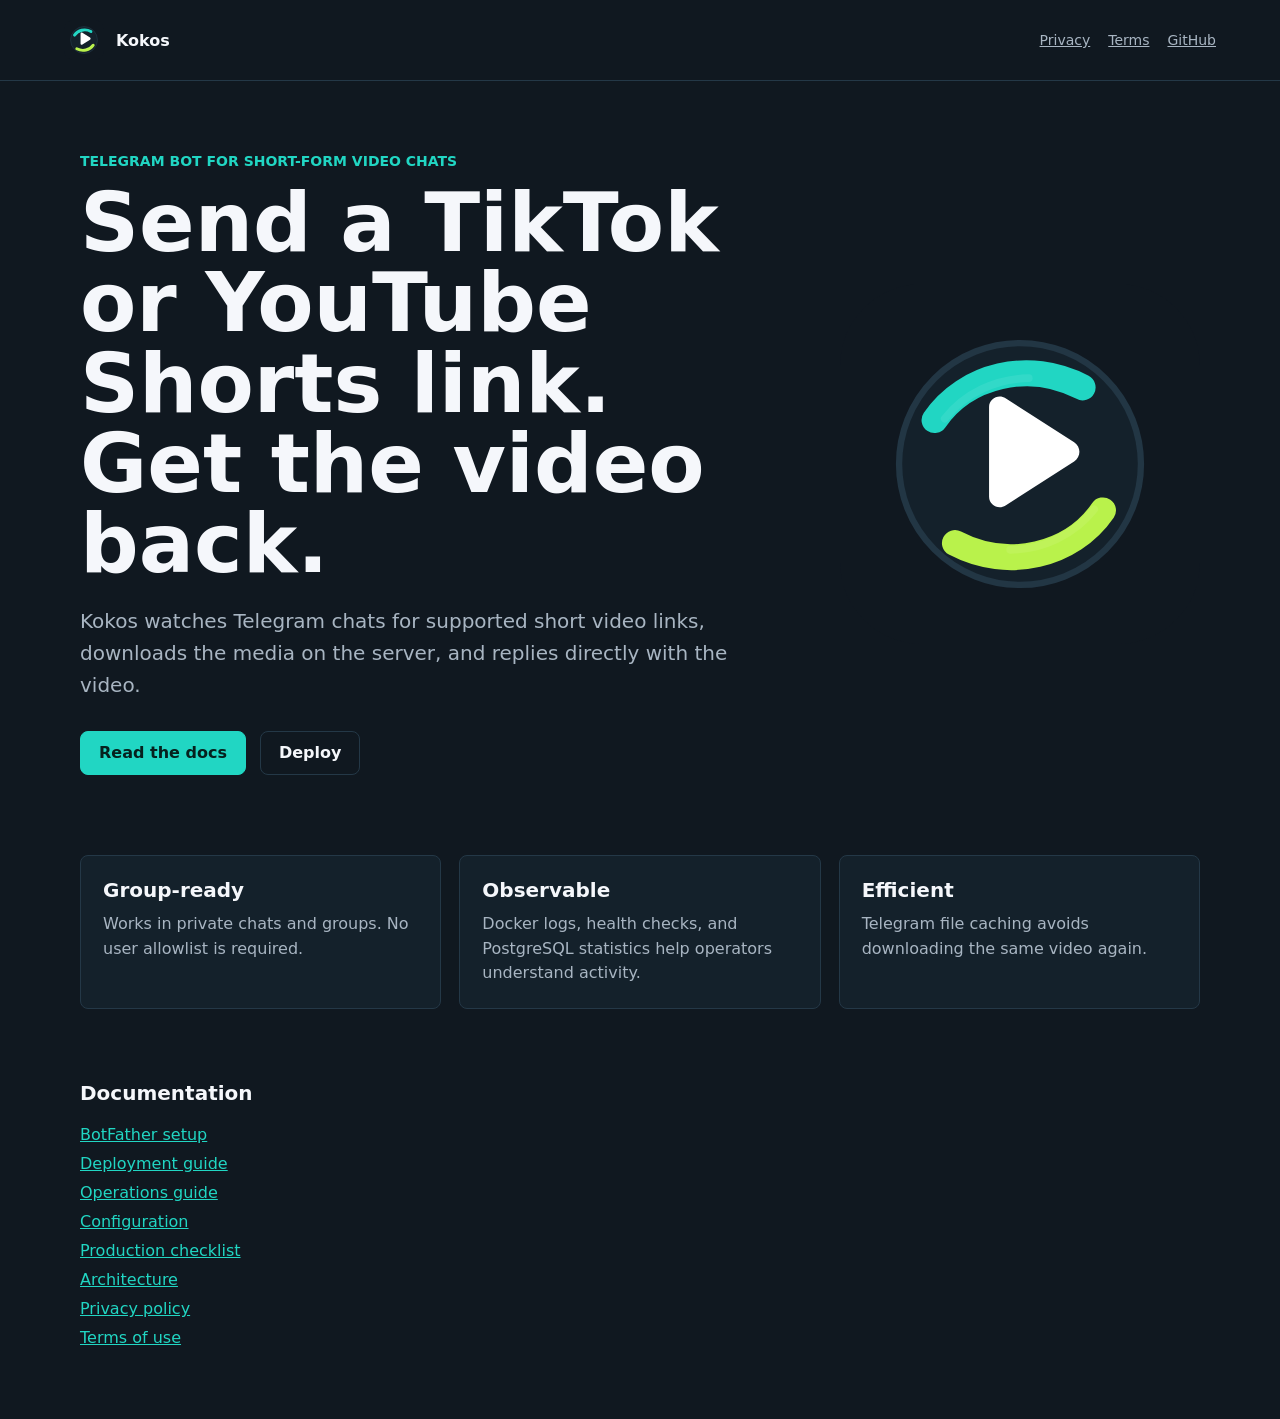
<file: docs/index.html>
<!doctype html>
<html lang="en">
  <head>
    <meta charset="utf-8">
    <meta name="viewport" content="width=device-width, initial-scale=1">
    <title>Kokos - Telegram Short Video Bot</title>
    <meta name="description" content="Kokos replies to TikTok and YouTube Shorts links with the actual video in Telegram chats.">
    <link rel="stylesheet" href="./styles.css">
  </head>
  <body>
    <header class="topbar">
      <div class="brand">
        <img src="./assets/kokoclip-logo.svg" alt="Kokos logo">
        <span>Kokos</span>
      </div>
      <nav>
        <a href="./privacy.html">Privacy</a>
        <a href="./terms.html">Terms</a>
        <a href="https://github.com/Oleksii1221/Kokos">GitHub</a>
      </nav>
    </header>

    <main>
      <section class="hero">
        <div>
          <p class="eyebrow">Telegram bot for short-form video chats</p>
          <h1>Send a TikTok or YouTube Shorts link. Get the video back.</h1>
          <p class="lead">Kokos watches Telegram chats for supported short video links, downloads the media on the server, and replies directly with the video.</p>
          <div class="actions">
            <a class="button primary" href="https://github.com/Oleksii1221/Kokos#readme">Read the docs</a>
            <a class="button secondary" href="./deployment.html">Deploy</a>
          </div>
        </div>
        <img class="hero-logo" src="./assets/kokoclip-logo.svg" alt="">
      </section>

      <section class="grid">
        <article>
          <h2>Group-ready</h2>
          <p>Works in private chats and groups. No user allowlist is required.</p>
        </article>
        <article>
          <h2>Observable</h2>
          <p>Docker logs, health checks, and PostgreSQL statistics help operators understand activity.</p>
        </article>
        <article>
          <h2>Efficient</h2>
          <p>Telegram file caching avoids downloading the same video again.</p>
        </article>
      </section>

      <section class="docs-list">
        <h2>Documentation</h2>
        <a href="./botfather.html">BotFather setup</a>
        <a href="./deployment.html">Deployment guide</a>
        <a href="./operations.html">Operations guide</a>
        <a href="./configuration.html">Configuration</a>
        <a href="./production-checklist.html">Production checklist</a>
        <a href="./architecture.html">Architecture</a>
        <a href="./privacy.html">Privacy policy</a>
        <a href="./terms.html">Terms of use</a>
      </section>
    </main>
  </body>
</html>
</file>
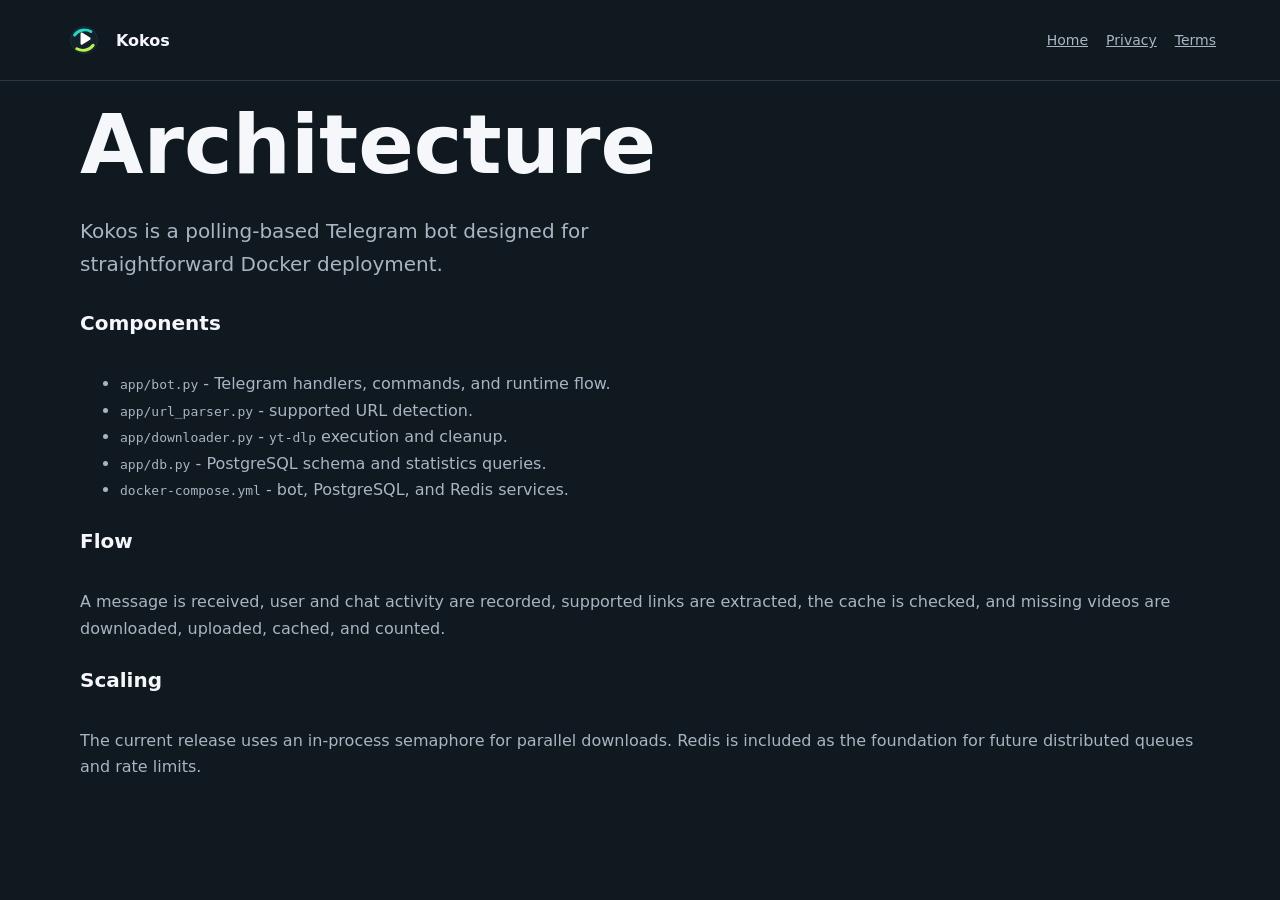
<file: docs/architecture.html>
<!doctype html>
<html lang="en">
  <head>
    <meta charset="utf-8">
    <meta name="viewport" content="width=device-width, initial-scale=1">
    <title>Architecture - Kokos</title>
    <link rel="stylesheet" href="./styles.css">
  </head>
  <body>
    <header class="topbar"><div class="brand"><img src="./assets/kokoclip-logo.svg" alt=""><span>Kokos</span></div><nav><a href="./index.html">Home</a><a href="./privacy.html">Privacy</a><a href="./terms.html">Terms</a></nav></header>
    <main class="docs-list">
      <h1>Architecture</h1>
      <p class="lead">Kokos is a polling-based Telegram bot designed for straightforward Docker deployment.</p>
      <h2>Components</h2>
      <ul>
        <li><code>app/bot.py</code> - Telegram handlers, commands, and runtime flow.</li>
        <li><code>app/url_parser.py</code> - supported URL detection.</li>
        <li><code>app/downloader.py</code> - <code>yt-dlp</code> execution and cleanup.</li>
        <li><code>app/db.py</code> - PostgreSQL schema and statistics queries.</li>
        <li><code>docker-compose.yml</code> - bot, PostgreSQL, and Redis services.</li>
      </ul>
      <h2>Flow</h2>
      <p>A message is received, user and chat activity are recorded, supported links are extracted, the cache is checked, and missing videos are downloaded, uploaded, cached, and counted.</p>
      <h2>Scaling</h2>
      <p>The current release uses an in-process semaphore for parallel downloads. Redis is included as the foundation for future distributed queues and rate limits.</p>
    </main>
  </body>
</html>
</file>
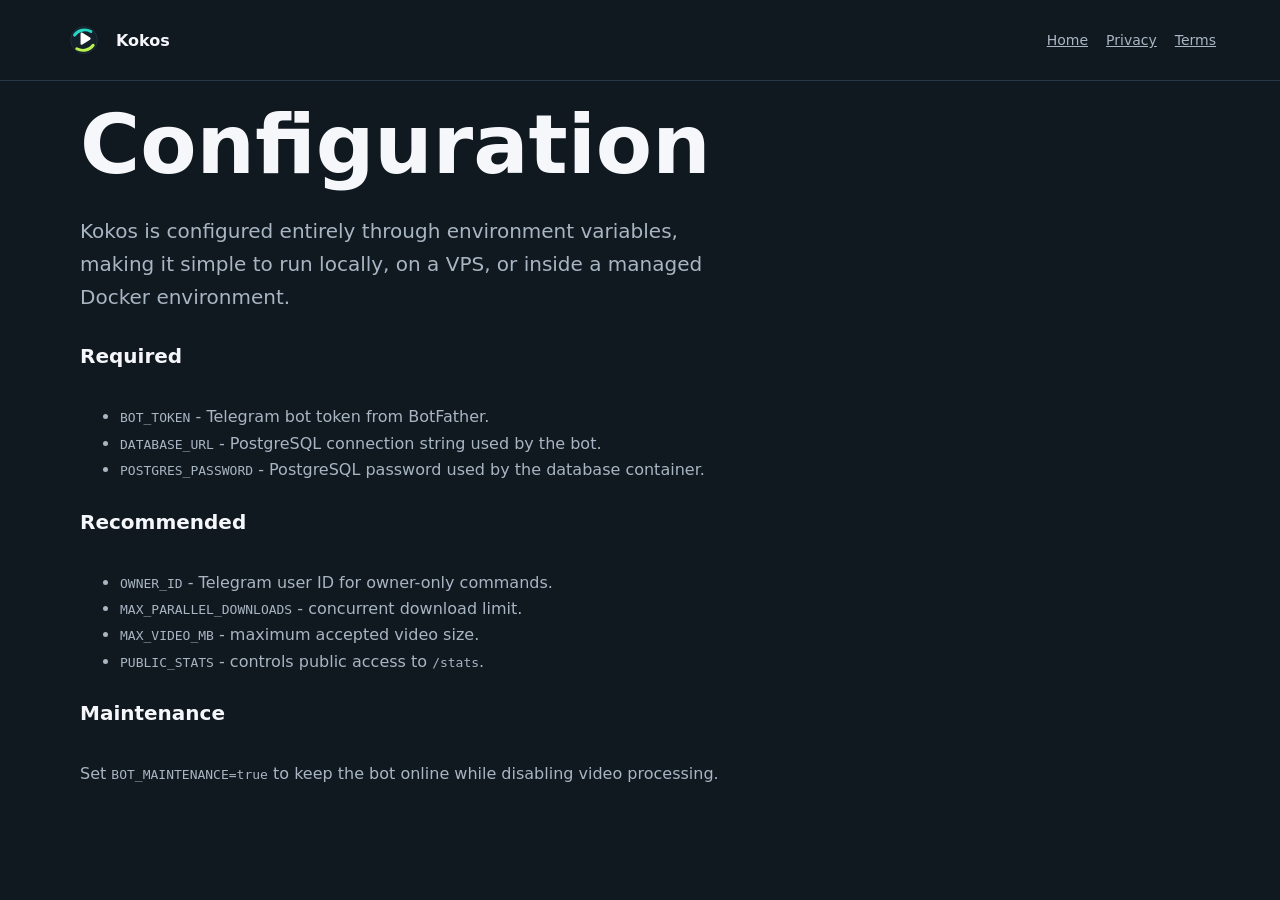
<file: docs/configuration.html>
<!doctype html>
<html lang="en">
  <head>
    <meta charset="utf-8">
    <meta name="viewport" content="width=device-width, initial-scale=1">
    <title>Configuration - Kokos</title>
    <link rel="stylesheet" href="./styles.css">
  </head>
  <body>
    <header class="topbar"><div class="brand"><img src="./assets/kokoclip-logo.svg" alt=""><span>Kokos</span></div><nav><a href="./index.html">Home</a><a href="./privacy.html">Privacy</a><a href="./terms.html">Terms</a></nav></header>
    <main class="docs-list">
      <h1>Configuration</h1>
      <p class="lead">Kokos is configured entirely through environment variables, making it simple to run locally, on a VPS, or inside a managed Docker environment.</p>
      <h2>Required</h2>
      <ul>
        <li><code>BOT_TOKEN</code> - Telegram bot token from BotFather.</li>
        <li><code>DATABASE_URL</code> - PostgreSQL connection string used by the bot.</li>
        <li><code>POSTGRES_PASSWORD</code> - PostgreSQL password used by the database container.</li>
      </ul>
      <h2>Recommended</h2>
      <ul>
        <li><code>OWNER_ID</code> - Telegram user ID for owner-only commands.</li>
        <li><code>MAX_PARALLEL_DOWNLOADS</code> - concurrent download limit.</li>
        <li><code>MAX_VIDEO_MB</code> - maximum accepted video size.</li>
        <li><code>PUBLIC_STATS</code> - controls public access to <code>/stats</code>.</li>
      </ul>
      <h2>Maintenance</h2>
      <p>Set <code>BOT_MAINTENANCE=true</code> to keep the bot online while disabling video processing.</p>
    </main>
  </body>
</html>
</file>
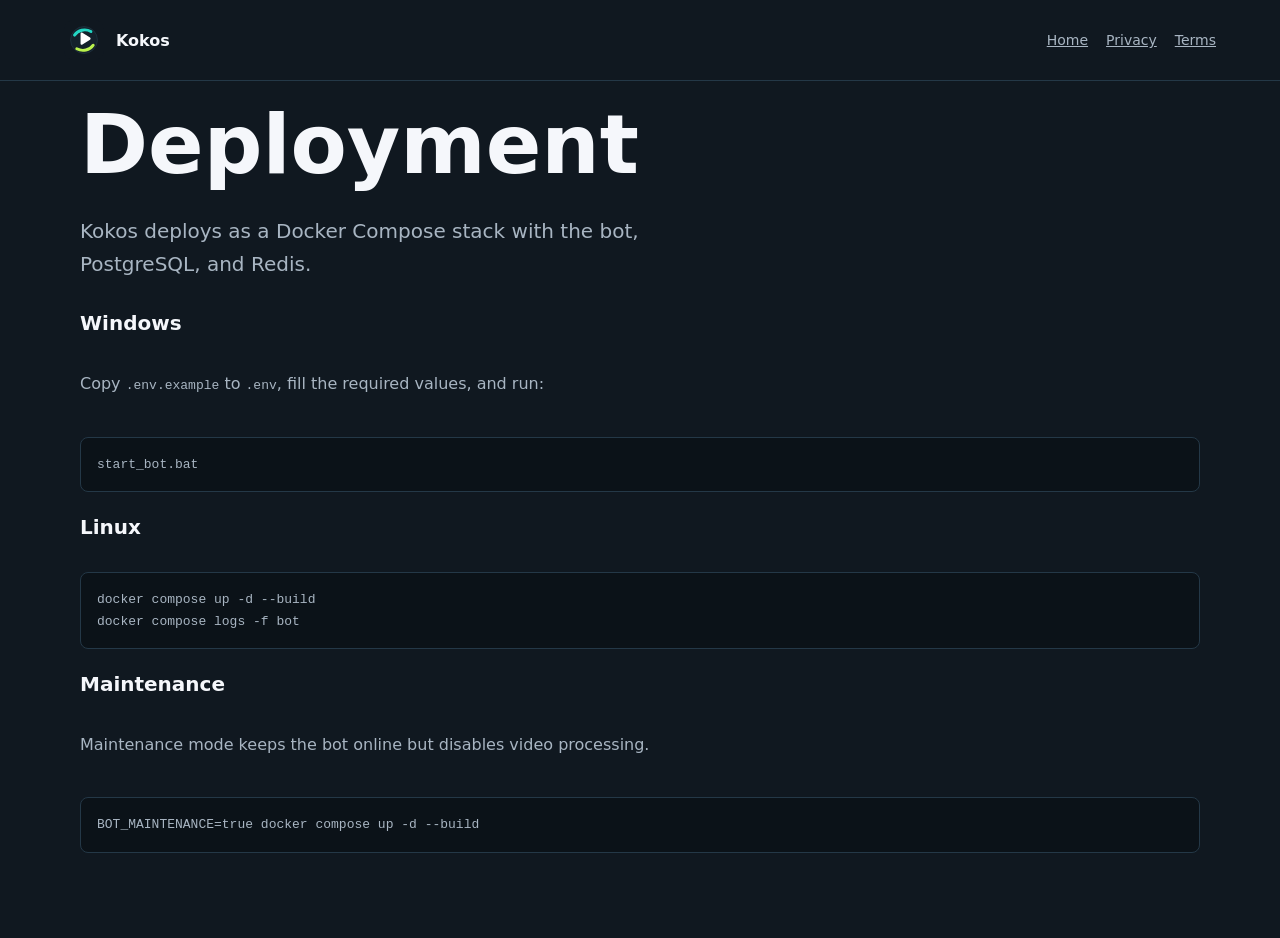
<file: docs/deployment.html>
<!doctype html>
<html lang="en">
  <head>
    <meta charset="utf-8">
    <meta name="viewport" content="width=device-width, initial-scale=1">
    <title>Deployment - Kokos</title>
    <link rel="stylesheet" href="./styles.css">
  </head>
  <body>
    <header class="topbar"><div class="brand"><img src="./assets/kokoclip-logo.svg" alt=""><span>Kokos</span></div><nav><a href="./index.html">Home</a><a href="./privacy.html">Privacy</a><a href="./terms.html">Terms</a></nav></header>
    <main class="docs-list">
      <h1>Deployment</h1>
      <p class="lead">Kokos deploys as a Docker Compose stack with the bot, PostgreSQL, and Redis.</p>
      <h2>Windows</h2>
      <p>Copy <code>.env.example</code> to <code>.env</code>, fill the required values, and run:</p>
      <pre><code>start_bot.bat</code></pre>
      <h2>Linux</h2>
      <pre><code>docker compose up -d --build
docker compose logs -f bot</code></pre>
      <h2>Maintenance</h2>
      <p>Maintenance mode keeps the bot online but disables video processing.</p>
      <pre><code>BOT_MAINTENANCE=true docker compose up -d --build</code></pre>
    </main>
  </body>
</html>
</file>
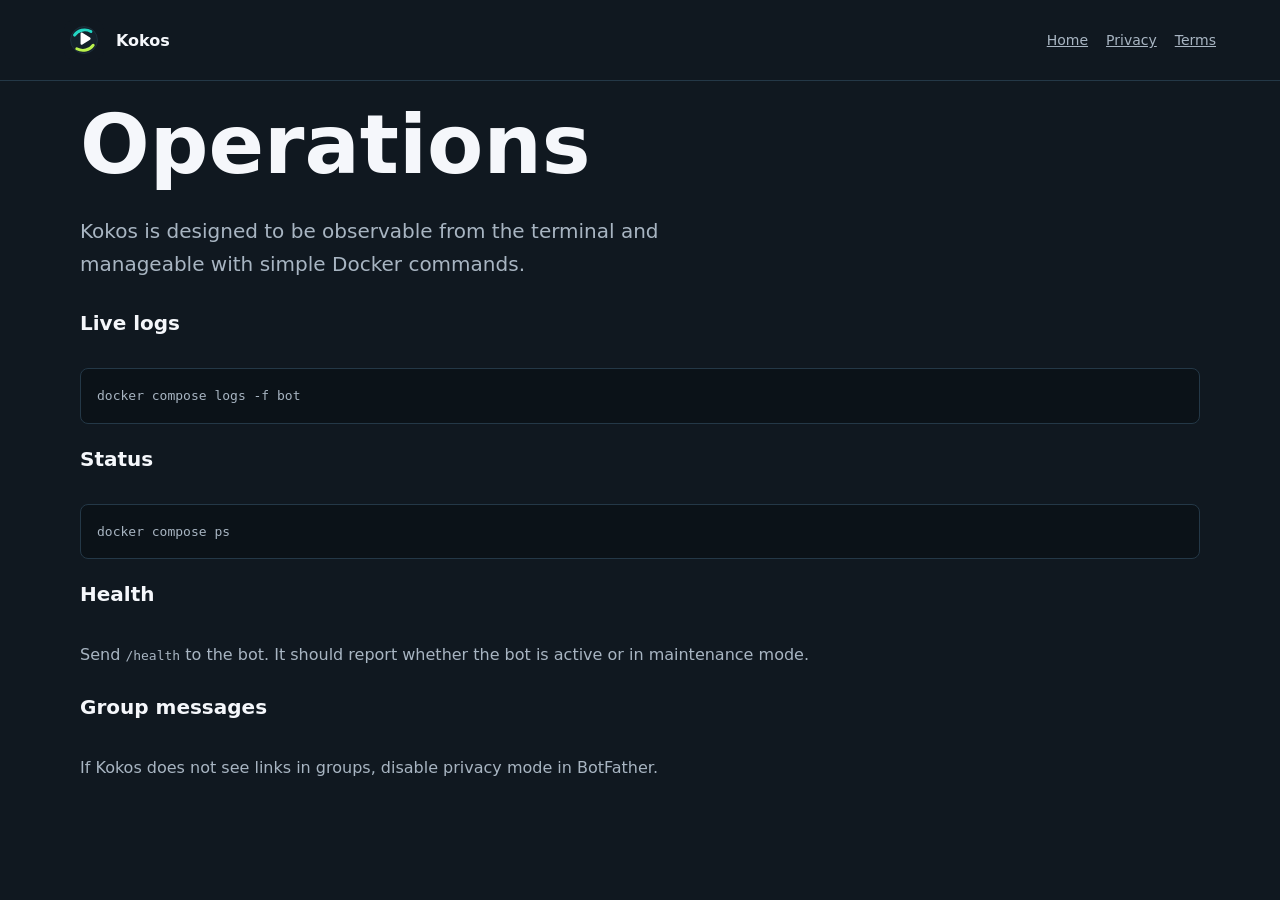
<file: docs/operations.html>
<!doctype html>
<html lang="en">
  <head>
    <meta charset="utf-8">
    <meta name="viewport" content="width=device-width, initial-scale=1">
    <title>Operations - Kokos</title>
    <link rel="stylesheet" href="./styles.css">
  </head>
  <body>
    <header class="topbar"><div class="brand"><img src="./assets/kokoclip-logo.svg" alt=""><span>Kokos</span></div><nav><a href="./index.html">Home</a><a href="./privacy.html">Privacy</a><a href="./terms.html">Terms</a></nav></header>
    <main class="docs-list">
      <h1>Operations</h1>
      <p class="lead">Kokos is designed to be observable from the terminal and manageable with simple Docker commands.</p>
      <h2>Live logs</h2>
      <pre><code>docker compose logs -f bot</code></pre>
      <h2>Status</h2>
      <pre><code>docker compose ps</code></pre>
      <h2>Health</h2>
      <p>Send <code>/health</code> to the bot. It should report whether the bot is active or in maintenance mode.</p>
      <h2>Group messages</h2>
      <p>If Kokos does not see links in groups, disable privacy mode in BotFather.</p>
    </main>
  </body>
</html>
</file>
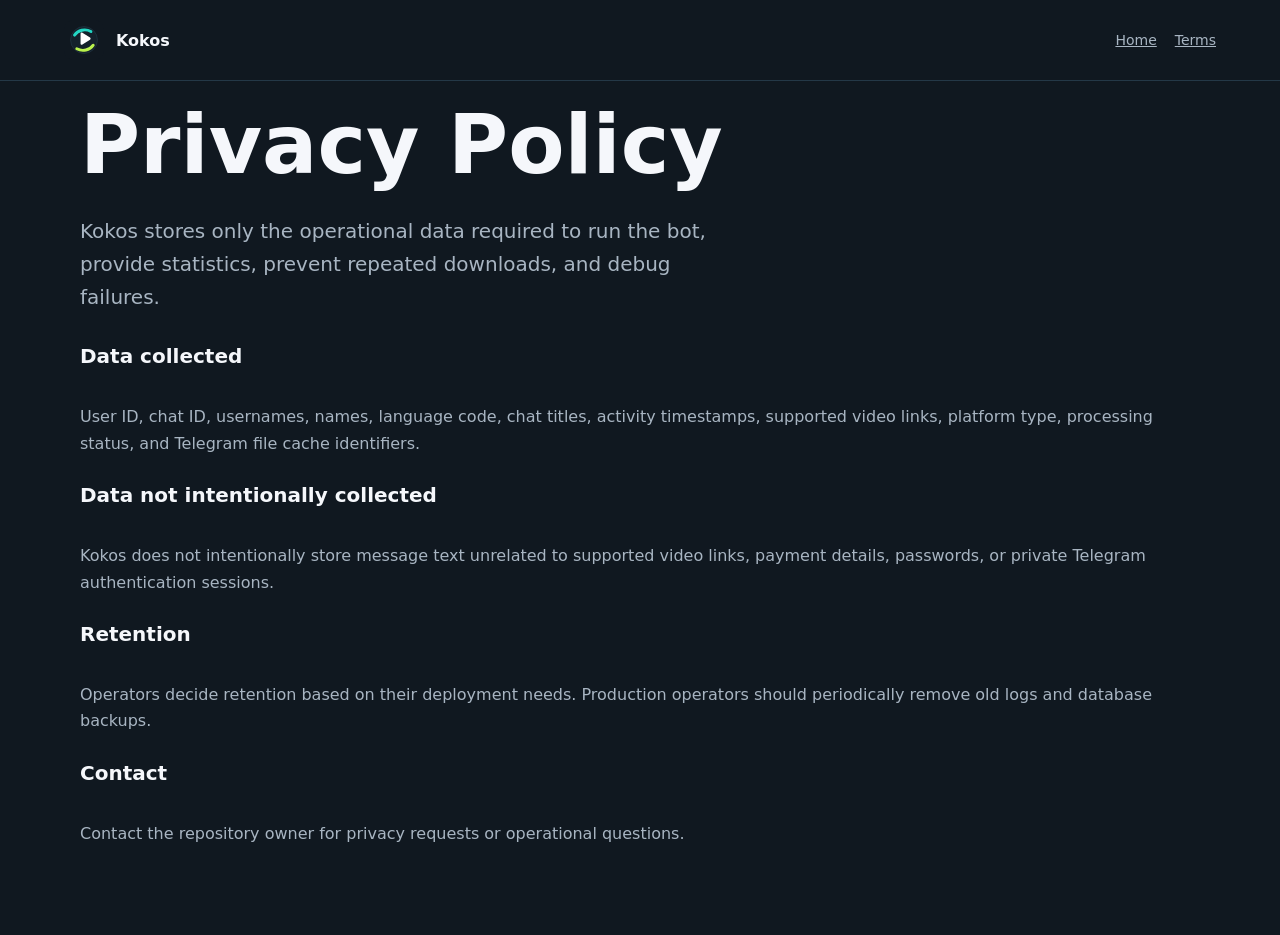
<file: docs/privacy.html>
<!doctype html>
<html lang="en">
  <head>
    <meta charset="utf-8">
    <meta name="viewport" content="width=device-width, initial-scale=1">
    <title>Privacy Policy - Kokos</title>
    <link rel="stylesheet" href="./styles.css">
  </head>
  <body>
    <header class="topbar"><div class="brand"><img src="./assets/kokoclip-logo.svg" alt=""><span>Kokos</span></div><nav><a href="./index.html">Home</a><a href="./terms.html">Terms</a></nav></header>
    <main class="docs-list">
      <h1>Privacy Policy</h1>
      <p class="lead">Kokos stores only the operational data required to run the bot, provide statistics, prevent repeated downloads, and debug failures.</p>
      <h2>Data collected</h2>
      <p>User ID, chat ID, usernames, names, language code, chat titles, activity timestamps, supported video links, platform type, processing status, and Telegram file cache identifiers.</p>
      <h2>Data not intentionally collected</h2>
      <p>Kokos does not intentionally store message text unrelated to supported video links, payment details, passwords, or private Telegram authentication sessions.</p>
      <h2>Retention</h2>
      <p>Operators decide retention based on their deployment needs. Production operators should periodically remove old logs and database backups.</p>
      <h2>Contact</h2>
      <p>Contact the repository owner for privacy requests or operational questions.</p>
    </main>
  </body>
</html>
</file>
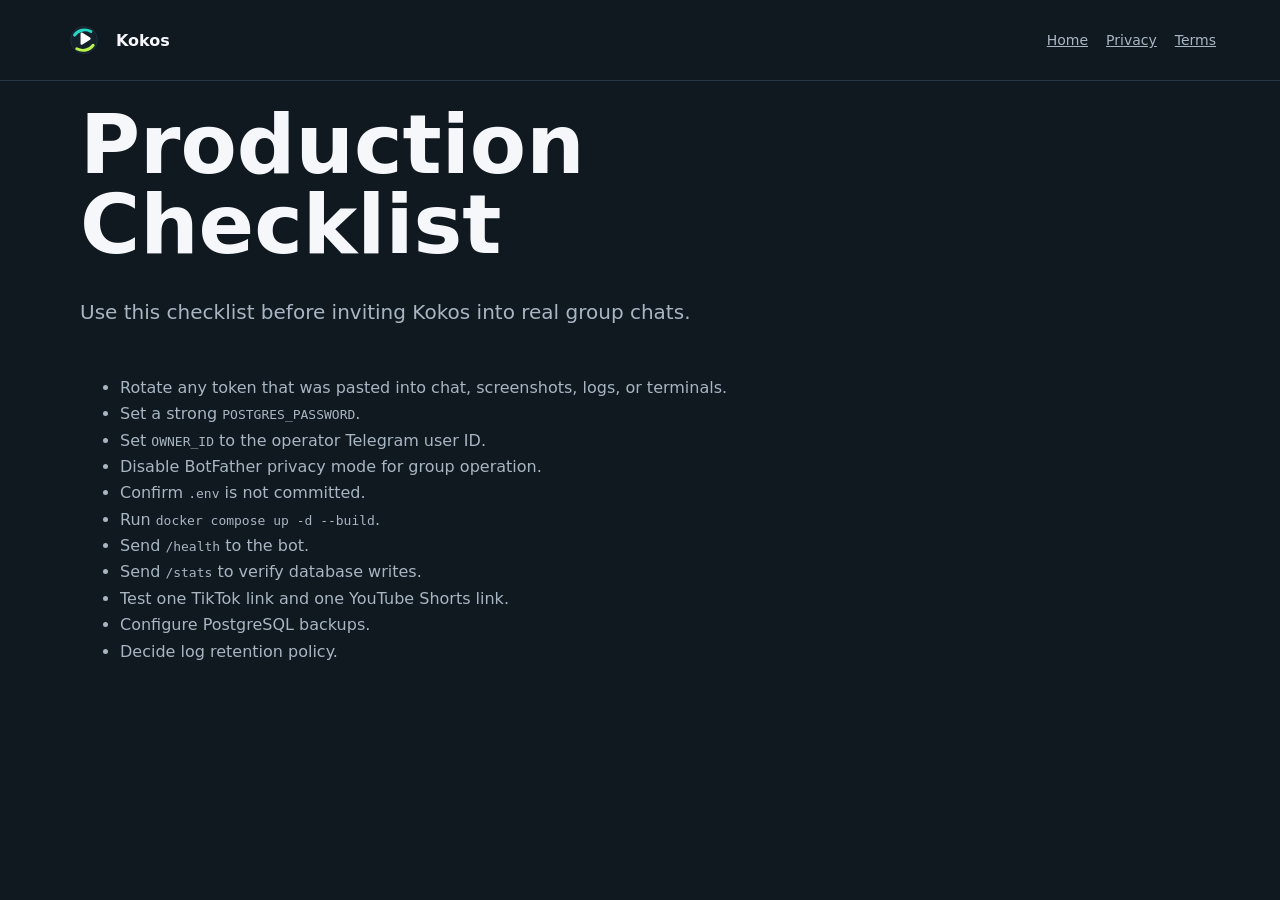
<file: docs/production-checklist.html>
<!doctype html>
<html lang="en">
  <head>
    <meta charset="utf-8">
    <meta name="viewport" content="width=device-width, initial-scale=1">
    <title>Production Checklist - Kokos</title>
    <link rel="stylesheet" href="./styles.css">
  </head>
  <body>
    <header class="topbar"><div class="brand"><img src="./assets/kokoclip-logo.svg" alt=""><span>Kokos</span></div><nav><a href="./index.html">Home</a><a href="./privacy.html">Privacy</a><a href="./terms.html">Terms</a></nav></header>
    <main class="docs-list">
      <h1>Production Checklist</h1>
      <p class="lead">Use this checklist before inviting Kokos into real group chats.</p>
      <ul>
        <li>Rotate any token that was pasted into chat, screenshots, logs, or terminals.</li>
        <li>Set a strong <code>POSTGRES_PASSWORD</code>.</li>
        <li>Set <code>OWNER_ID</code> to the operator Telegram user ID.</li>
        <li>Disable BotFather privacy mode for group operation.</li>
        <li>Confirm <code>.env</code> is not committed.</li>
        <li>Run <code>docker compose up -d --build</code>.</li>
        <li>Send <code>/health</code> to the bot.</li>
        <li>Send <code>/stats</code> to verify database writes.</li>
        <li>Test one TikTok link and one YouTube Shorts link.</li>
        <li>Configure PostgreSQL backups.</li>
        <li>Decide log retention policy.</li>
      </ul>
    </main>
  </body>
</html>
</file>
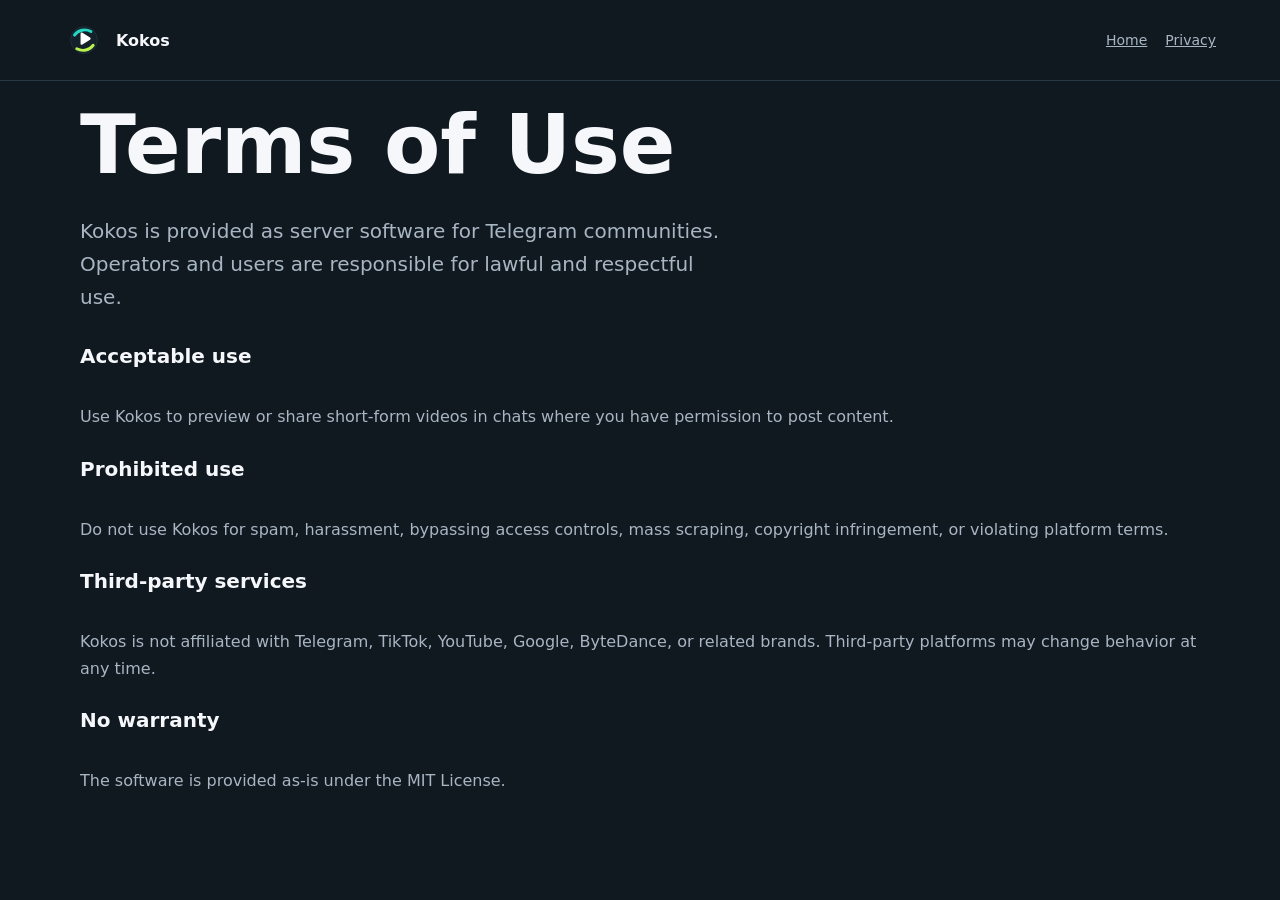
<file: docs/terms.html>
<!doctype html>
<html lang="en">
  <head>
    <meta charset="utf-8">
    <meta name="viewport" content="width=device-width, initial-scale=1">
    <title>Terms of Use - Kokos</title>
    <link rel="stylesheet" href="./styles.css">
  </head>
  <body>
    <header class="topbar"><div class="brand"><img src="./assets/kokoclip-logo.svg" alt=""><span>Kokos</span></div><nav><a href="./index.html">Home</a><a href="./privacy.html">Privacy</a></nav></header>
    <main class="docs-list">
      <h1>Terms of Use</h1>
      <p class="lead">Kokos is provided as server software for Telegram communities. Operators and users are responsible for lawful and respectful use.</p>
      <h2>Acceptable use</h2>
      <p>Use Kokos to preview or share short-form videos in chats where you have permission to post content.</p>
      <h2>Prohibited use</h2>
      <p>Do not use Kokos for spam, harassment, bypassing access controls, mass scraping, copyright infringement, or violating platform terms.</p>
      <h2>Third-party services</h2>
      <p>Kokos is not affiliated with Telegram, TikTok, YouTube, Google, ByteDance, or related brands. Third-party platforms may change behavior at any time.</p>
      <h2>No warranty</h2>
      <p>The software is provided as-is under the MIT License.</p>
    </main>
  </body>
</html>
</file>
<file: docs/styles.css>
:root {
  color-scheme: dark;
  --bg: #101820;
  --panel: #14212b;
  --line: #243847;
  --text: #f5f7fb;
  --muted: #a8b5c2;
  --cyan: #21d6c3;
  --lime: #b9f24b;
}

* {
  box-sizing: border-box;
}

body {
  margin: 0;
  background: var(--bg);
  color: var(--text);
  font-family: Inter, ui-sans-serif, system-ui, -apple-system, BlinkMacSystemFont, "Segoe UI", sans-serif;
}

a {
  color: inherit;
}

.topbar {
  display: flex;
  align-items: center;
  justify-content: space-between;
  gap: 24px;
  padding: 20px clamp(20px, 5vw, 72px);
  border-bottom: 1px solid var(--line);
}

.brand {
  display: flex;
  align-items: center;
  gap: 12px;
  font-weight: 800;
}

.brand img {
  width: 40px;
  height: 40px;
}

nav {
  display: flex;
  gap: 18px;
  color: var(--muted);
  font-size: 14px;
}

main {
  width: min(1120px, calc(100% - 40px));
  margin: 0 auto;
}

.hero {
  min-height: 68vh;
  display: grid;
  grid-template-columns: minmax(0, 1fr) 360px;
  align-items: center;
  gap: 48px;
  padding: 72px 0 56px;
}

.eyebrow {
  margin: 0 0 14px;
  color: var(--cyan);
  font-size: 14px;
  font-weight: 700;
  text-transform: uppercase;
}

h1 {
  margin: 0;
  max-width: 760px;
  font-size: clamp(44px, 7vw, 82px);
  line-height: 0.98;
  letter-spacing: 0;
}

.lead {
  max-width: 650px;
  color: var(--muted);
  font-size: 20px;
  line-height: 1.6;
}

.actions {
  display: flex;
  gap: 14px;
  flex-wrap: wrap;
  margin-top: 30px;
}

.button {
  display: inline-flex;
  align-items: center;
  min-height: 44px;
  padding: 0 18px;
  border: 1px solid var(--line);
  border-radius: 8px;
  text-decoration: none;
  font-weight: 700;
}

.primary {
  background: var(--cyan);
  color: #06211e;
  border-color: var(--cyan);
}

.secondary {
  background: transparent;
}

.hero-logo {
  width: min(100%, 360px);
  aspect-ratio: 1;
}

.grid {
  display: grid;
  grid-template-columns: repeat(3, minmax(0, 1fr));
  gap: 18px;
  padding: 24px 0 48px;
}

article {
  border: 1px solid var(--line);
  border-radius: 8px;
  padding: 22px;
  background: var(--panel);
}

article h2,
.docs-list h2 {
  margin: 0 0 10px;
  font-size: 20px;
}

article p {
  margin: 0;
  color: var(--muted);
  line-height: 1.55;
}

.docs-list {
  display: grid;
  gap: 10px;
  padding: 24px 0 72px;
}

.docs-list p,
.docs-list li,
pre {
  color: var(--muted);
  line-height: 1.65;
}

pre {
  overflow: auto;
  padding: 16px;
  border: 1px solid var(--line);
  border-radius: 8px;
  background: #0b1218;
}

.docs-list a {
  color: var(--cyan);
}

@media (max-width: 820px) {
  .topbar,
  nav {
    align-items: flex-start;
    flex-direction: column;
  }

  .hero,
  .grid {
    grid-template-columns: 1fr;
  }

  .hero {
    padding-top: 48px;
  }

  .hero-logo {
    width: 220px;
  }
}
</file>
